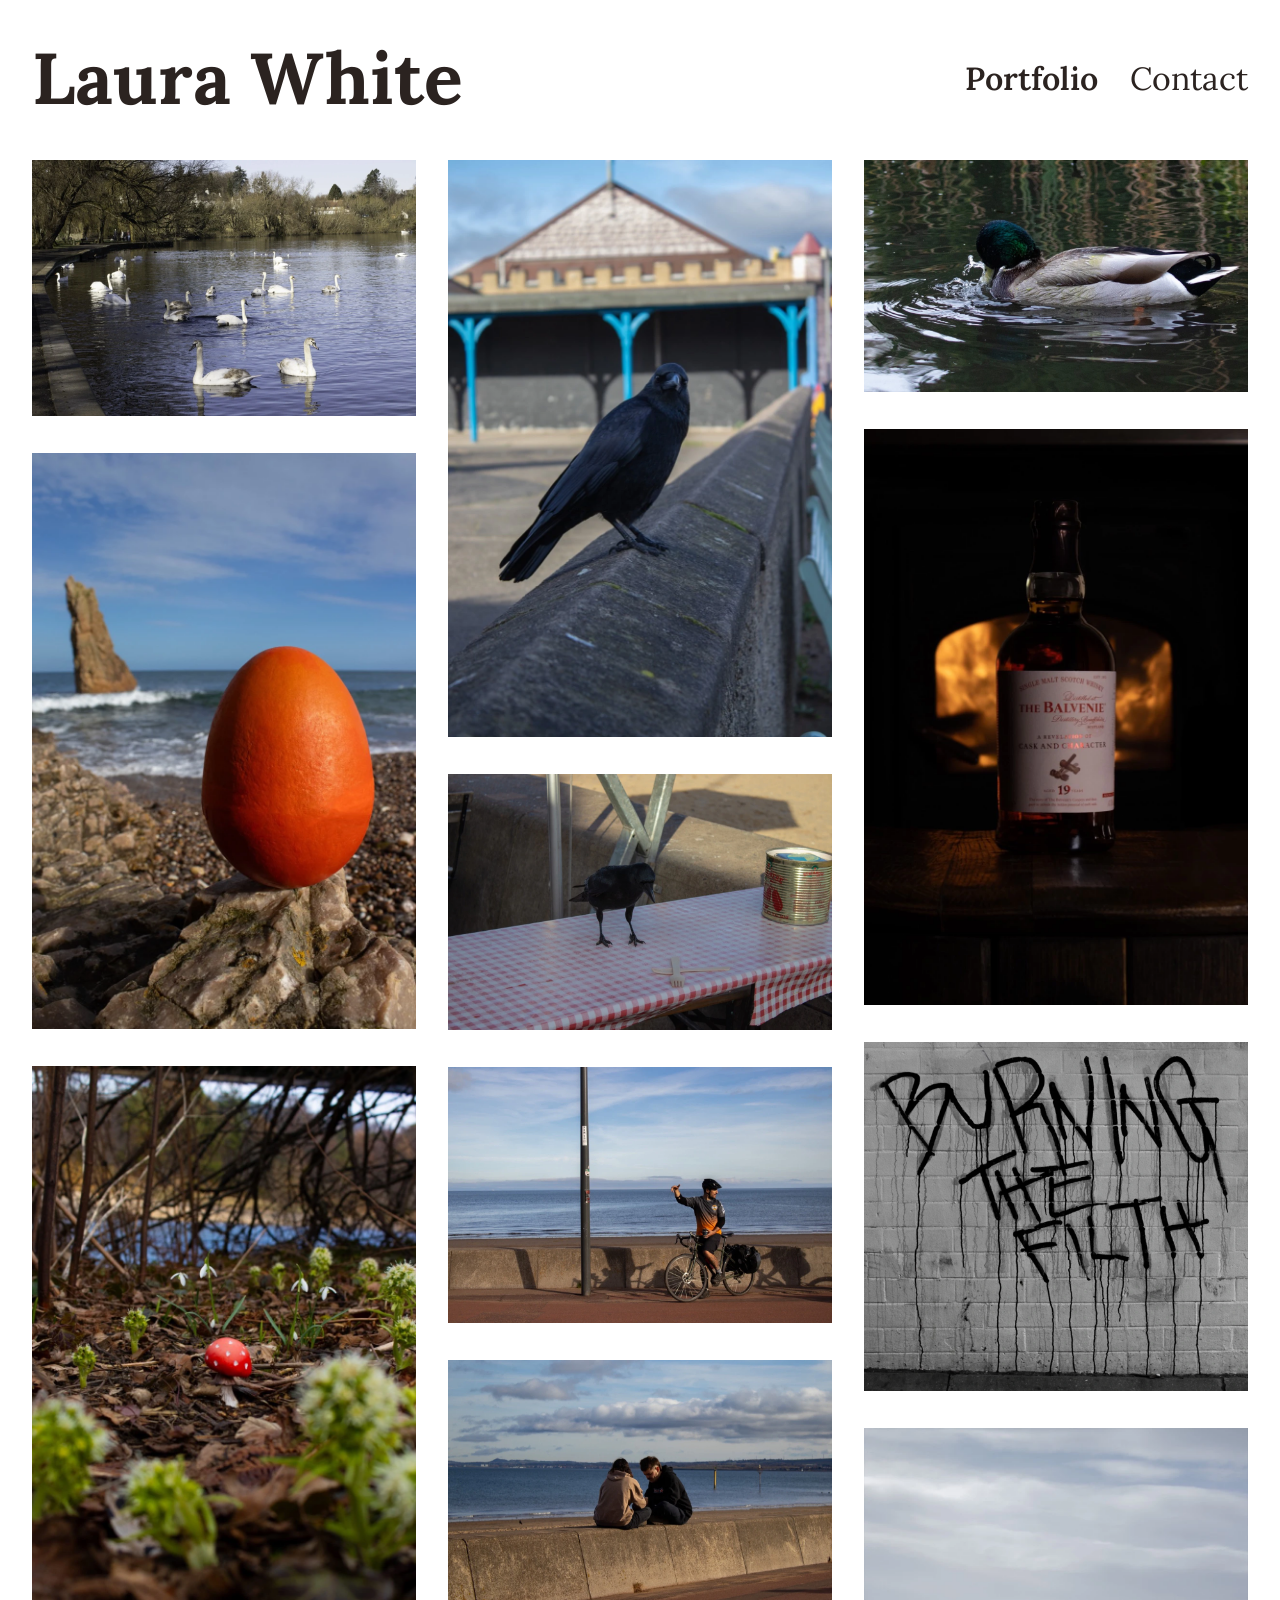
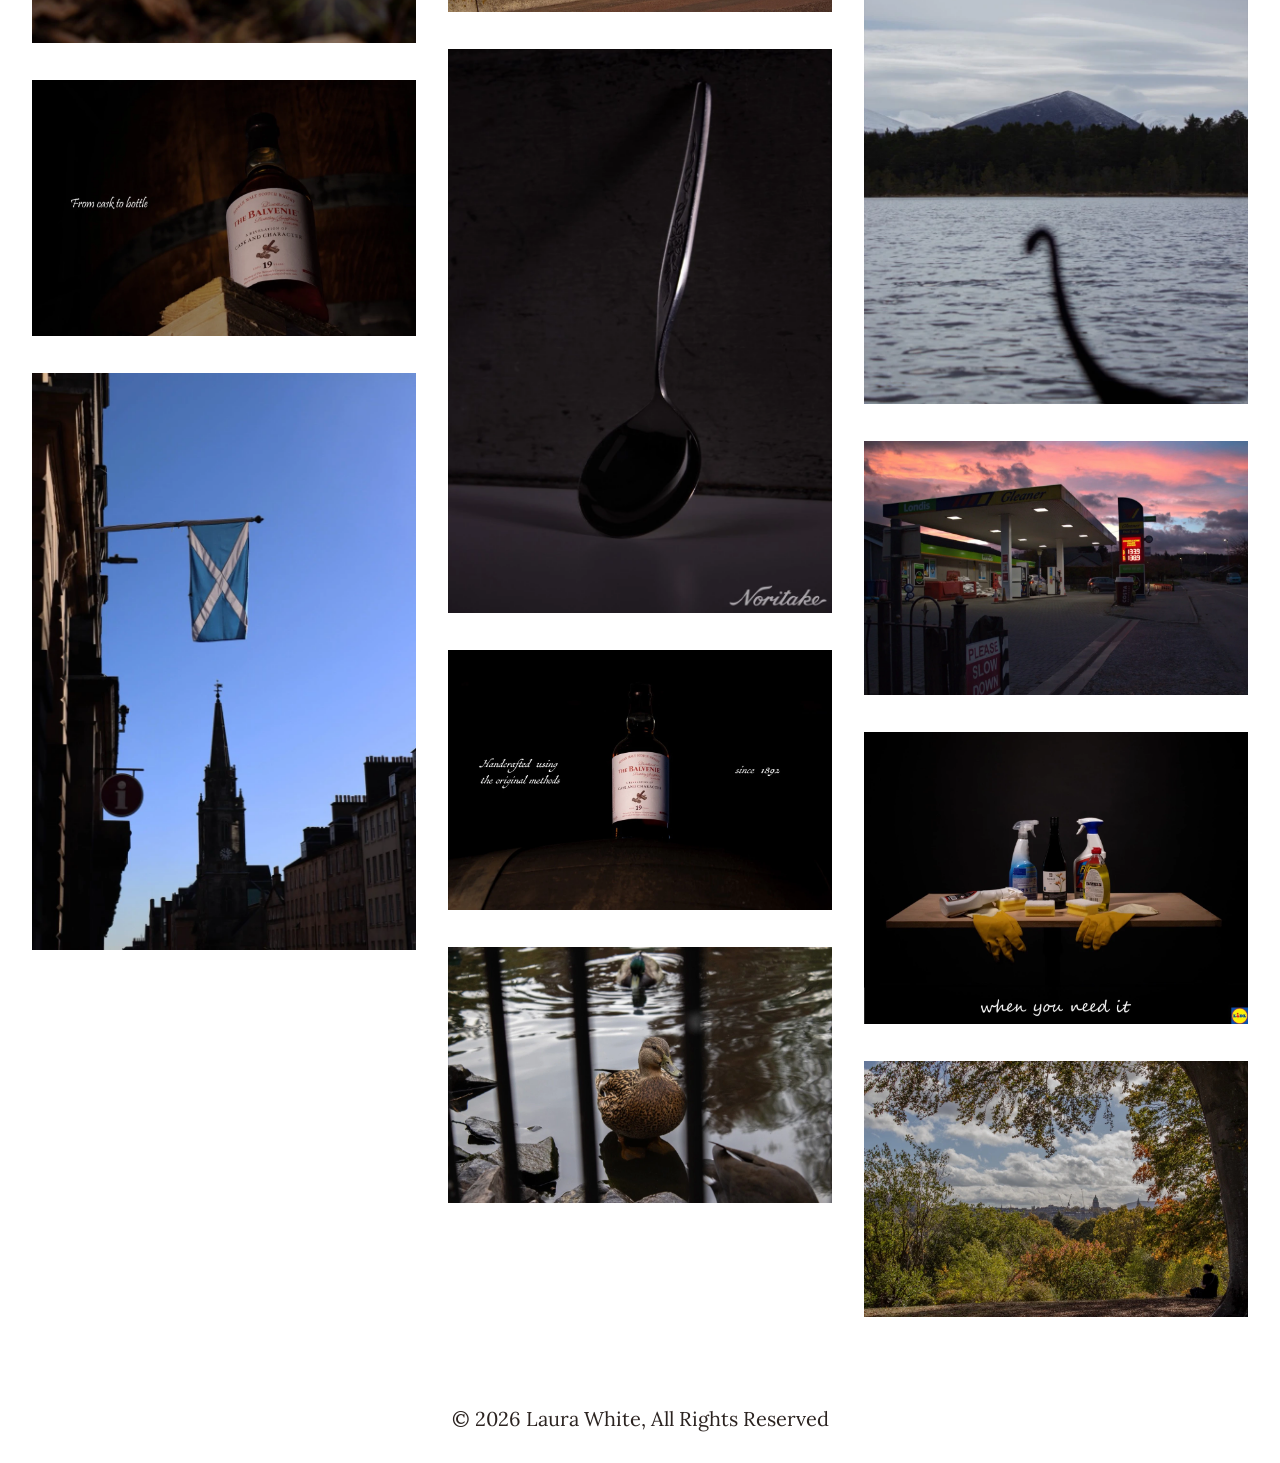
<file: pages/index.html>
<!doctype html>
<html lang="en">
  <head>
    <meta charset="UTF-8" />
    <meta name="viewport" content="width=device-width, initial-scale=1" />
    <title>Laura White | Portfolio</title>
    <link rel="icon" type="img/svg" href="assets/Laura flavicon.svg" />
    <!--open graph -->
    <meta property="og:site_name" content="Laura White | Portfolio" />
    <meta property="og:title" content="Laura White - Photographer" />
    <meta
      property="og:description"
      content="Portfolio of Laura White, a photographer from Moray, Scotland."
    />
    <meta property="og:url" content="https://laurawhite.photography/" />
    <meta property="og:type" content="website" />
    <link rel="stylesheet" href="assets/css/site.css" />
    <link rel="stylesheet" href="assets/css/footer.css" />
    <link rel="stylesheet" href="assets/css/header.css" />
    <script src="assets/js/site.js" defer></script>
  </head>
  <body>
    <header>
      <div class="navbar">
        <h1>Laura White</h1>
        <a
          class="toggle-button"
          role="button"
          aria-label="Navigation dropdown menu toggle button"
        >
          <span class="bar"></span>
          <span class="bar"></span>
          <span class="bar"></span>
        </a>
        <nav class="nav-bar">
          <hr class="navbar-divider" />
          <ul>
            <li><a id="portfolio" class="portfolio" href="/">Portfolio</a></li>
            <li><a class="contact" href="/contact">Contact</a></li>
          </ul>
        </nav>
      </div>
    </header>
    <main>
      <ul class="photo-grid">
        <li>
          <button class="grid-button">
            <img
              class="grid-image"
              src="assets/images/photo - 1.webp"
              alt="Swans at Linlithgow Loch"
            />
          </button>
          <dialog id="1" class="grid-dialog" closedby="any">
            <button class="dialog-close">&times;</button>
            <img
              class="grid-image"
              src="assets/images/photo - 1.webp"
              alt="Swans at Linlithgow Loch"
            />
            <p>Swans at Linlithgow Loch</p>
          </dialog>
        </li>
        <li>
          <button class="grid-button">
            <img
              class="grid-image"
              src="assets/images/photo - 2.webp"
              alt="The soul egg of the Scottish mermaid (Ceasg)"
            />
          </button>
          <dialog id="2" class="grid-dialog" closedby="any">
            <button class="dialog-close">&times;</button>
            <img
              class="grid-image"
              src="assets/images/photo - 2.webp"
              alt="The soul egg of the Scottish mermaid (Ceasg)"
            />
            <p>The soul egg of the Scottish mermaid (Ceasg)</p>
          </dialog>
        </li>
        <li>
          <button class="grid-button">
            <img
              class="grid-image"
              src="assets/images/photo - 3.webp"
              alt="Fairy circle with fairy house"
            />
          </button>
          <dialog id="3" class="grid-dialog" closedby="any">
            <button class="dialog-close">&times;</button>
            <img
              class="grid-image"
              src="assets/images/photo - 3.webp"
              alt="Fairy circle with fairy house"
            />
            <p>Fairy circle with fairy house</p>
          </dialog>
        </li>
        <li>
          <button class="grid-button">
            <img
              class="grid-image"
              src="assets/images/photo - 4.webp"
              alt="Advertising project: The Balvenie whisky 1"
            />
          </button>
          <dialog id="4" class="grid-dialog" closedby="any">
            <button class="dialog-close">&times;</button>
            <img
              class="grid-image"
              src="assets/images/photo - 4.webp"
              alt="Advertising project: The Balvenie whisky 1"
            />
            <p>Advertising project: The Balvenie whisky</p>
          </dialog>
        </li>
        <li>
          <button class="grid-button">
            <img
              class="grid-image"
              src="assets/images/photo - 5.webp"
              alt="Scottish flag in Edinburgh"
            />
          </button>
          <dialog id="5" class="grid-dialog" closedby="any">
            <button class="dialog-close">&times;</button>
            <img
              class="grid-image"
              src="assets/images/photo - 5.webp"
              alt="Scottish flag in Edinburgh"
            />
            <p>Scottish flag in Edinburgh</p>
          </dialog>
        </li>
        <li>
          <button class="grid-button">
            <img
              class="grid-image"
              src="assets/images/photo - 6.webp"
              alt="Street photograph of a crow"
            />
          </button>
          <dialog id="6" class="grid-dialog" closedby="any">
            <button class="dialog-close">&times;</button>
            <img
              class="grid-image"
              src="assets/images/photo - 6.webp"
              alt="Street photograph of a crow"
            />
            <p>Street photograph of a crow</p>
          </dialog>
        </li>
        <li>
          <button class="grid-button">
            <img
              class="grid-image"
              src="assets/images/photo - 7.webp"
              alt="Confused crow"
            />
          </button>
          <dialog id="7" class="grid-dialog" closedby="any">
            <button class="dialog-close">&times;</button>
            <img
              class="grid-image"
              src="assets/images/photo - 7.webp"
              alt="Confused crow"
            />
            <p>Confused crow</p>
          </dialog>
        </li>
        <li>
          <button class="grid-button">
            <img
              class="grid-image"
              src="assets/images/photo - 8.webp"
              alt="Street photograph of cyclist at Portobello beach"
            />
          </button>
          <dialog id="8" class="grid-dialog" closedby="any">
            <button class="dialog-close">&times;</button>
            <img
              class="grid-image"
              src="assets/images/photo - 8.webp"
              alt="Street photograph of cyclist at Portobello beach"
            />
            <p>Street photograph of cyclist at Portobello beach</p>
          </dialog>
        </li>
        <li>
          <button class="grid-button">
            <img
              class="grid-image"
              src="assets/images/photo - 9.webp"
              alt="Street photo of a pair of people at Portobello beach"
            />
          </button>
          <dialog id="9" class="grid-dialog" closedby="any">
            <button class="dialog-close">&times;</button>
            <img
              class="grid-image"
              src="assets/images/photo - 9.webp"
              alt="Street photo of a pair of people at Portobello beach"
            />
            <p>Street photo of a pair of people at Portobello beach</p>
          </dialog>
        </li>
        <li>
          <button class="grid-button">
            <img
              class="grid-image"
              src="assets/images/photo - 10.webp"
              alt="Advertising project: Decorative spoon"
            />
          </button>
          <dialog id="10" class="grid-dialog" closedby="any">
            <button class="dialog-close">&times;</button>
            <img
              class="grid-image"
              src="assets/images/photo - 10.webp"
              alt="Advertising project: Decorative spoon"
            />
            <p>Advertising project: Decorative spoon</p>
          </dialog>
        </li>
        <li>
          <button class="grid-button">
            <img
              class="grid-image"
              src="assets/images/photo - 11.webp"
              alt="Advertising project: The Balvenie whisky 2"
            />
          </button>
          <dialog id="11" class="grid-dialog" closedby="any">
            <button class="dialog-close">&times;</button>
            <img
              class="grid-image"
              src="assets/images/photo - 11.webp"
              alt="Advertising project: The Balvenie whisky 2"
            />
            <p>Advertising project: The Balvenie whisky</p>
          </dialog>
        </li>
        <li>
          <button class="grid-button">
            <img
              class="grid-image"
              src="assets/images/photo - 12.webp"
              alt="A duck in jail"
            />
          </button>
          <dialog id="12" class="grid-dialog" closedby="any">
            <button class="dialog-close">&times;</button>
            <img
              class="grid-image"
              src="assets/images/photo - 12.webp"
              alt="A duck in jail"
            />
            <p>A duck in jail</p>
          </dialog>
        </li>
        <li>
          <button class="grid-button">
            <img
              class="grid-image"
              src="assets/images/photo - 13.webp"
              alt="Water coming off a ducks beak"
            />
          </button>
          <dialog id="13" class="grid-dialog" closedby="any">
            <button class="dialog-close">&times;</button>
            <img
              class="grid-image"
              src="assets/images/photo - 13.webp"
              alt="Water coming off a ducks beak"
            />
            <p>Water coming off a ducks beak</p>
          </dialog>
        </li>
        <li>
          <button class="grid-button">
            <img class="grid-image" src="assets/images/photo - 15.webp" />
          </button>
          <dialog id="14" class="grid-dialog" closedby="any">
            <button class="dialog-close">&times;</button>
            <img class="grid-image" src="assets/images/photo - 15.webp" />
            <p>Advertising project: The Balvenie whisky</p>
          </dialog>
        </li>
        <li>
          <button class="grid-button">
            <img class="grid-image" src="assets/images/photo - 16.webp" />
          </button>
          <dialog id="15" class="grid-dialog" closedby="any">
            <button class="dialog-close">&times;</button>
            <img class="grid-image" src="assets/images/photo - 16.webp" />
            <p>Street photo of graffiti in Edinburgh</p>
          </dialog>
        </li>
        <li>
          <button class="grid-button">
            <img class="grid-image" src="assets/images/photo - 17.webp" />
          </button>
          <dialog id="16" class="grid-dialog" closedby="any">
            <button class="dialog-close">&times;</button>
            <img class="grid-image" src="assets/images/photo - 17.webp" />
            <p>The loch Ness monster</p>
          </dialog>
        </li>
        <li>
          <button class="grid-button">
            <img class="grid-image" src="assets/images/photo - 18.webp" />
          </button>
          <dialog id="17" class="grid-dialog" closedby="any">
            <button class="dialog-close">&times;</button>
            <img class="grid-image" src="assets/images/photo - 18.webp" />
            <p>Sunrise over Craigellachie Filling Station</p>
          </dialog>
        </li>
        <li>
          <button class="grid-button">
            <img class="grid-image" src="assets/images/photo - 19.webp" />
          </button>
          <dialog id="18" class="grid-dialog" closedby="any">
            <button class="dialog-close">&times;</button>
            <img class="grid-image" src="assets/images/photo - 19.webp" />
            <p>Advertising project: Lidl wine bottle</p>
          </dialog>
        </li>
        <li>
          <button class="grid-button">
            <img class="grid-image" src="assets/images/photo - 20.webp" />
          </button>
          <dialog id="19" class="grid-dialog" closedby="any">
            <button class="dialog-close">&times;</button>
            <img class="grid-image" src="assets/images/photo - 20.webp" />
            <p>Edinburgh from the Royal Botanical Gardens</p>
          </dialog>
        </li>
      </ul>
    </main>
    <footer>© 2026 Laura White, All Rights Reserved</footer>
    <script src="assets/js/nav-bar.js"></script>
  </body>
</html>
</file>
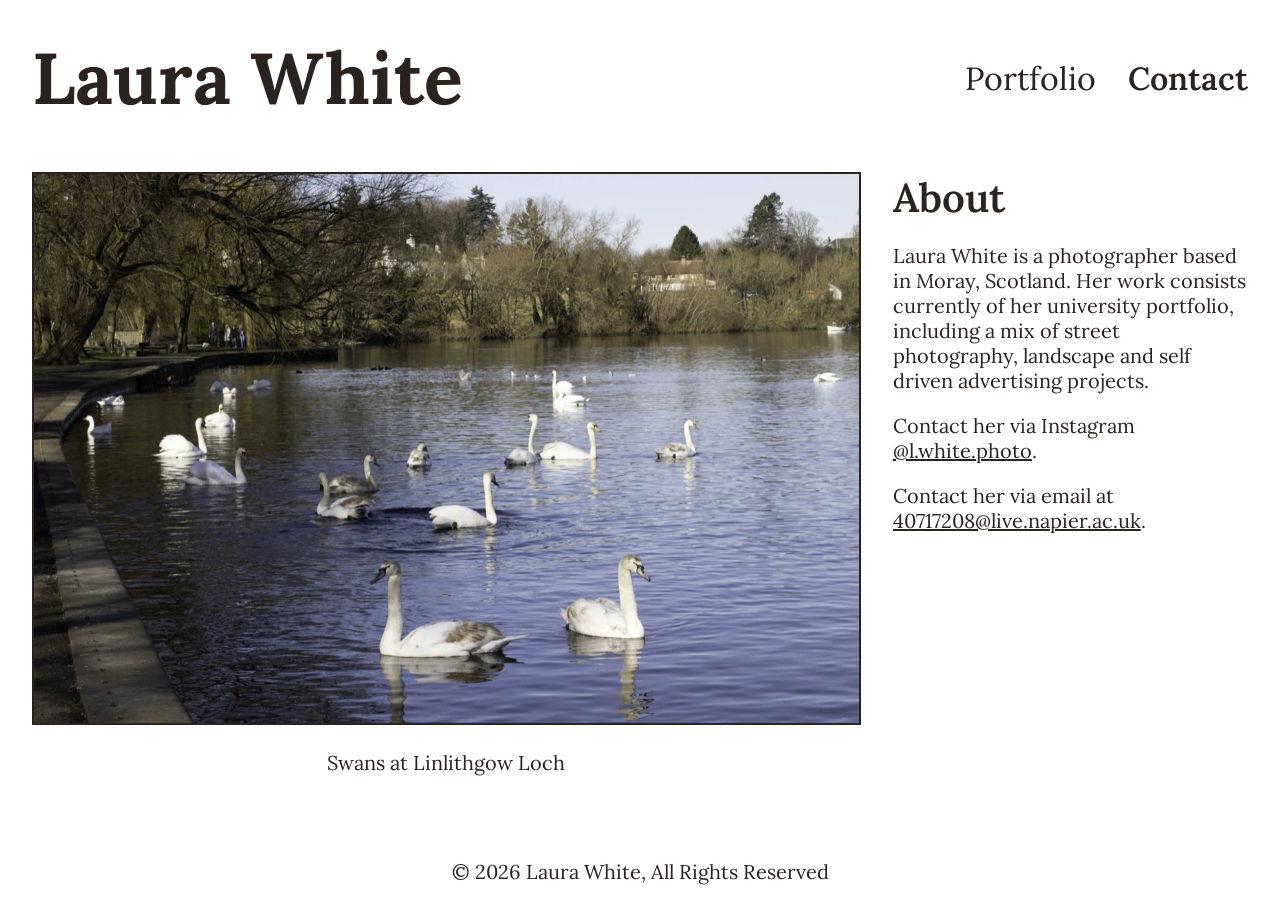
<file: pages/contact.html>
<!doctype html>
<html lang="en">
  <head>
    <meta charset="UTF-8" />
    <meta name="viewport" content="width=device-width, initial-scale=1" />
    <title>Laura White | Contact</title>
    <!--open graph -->
    <meta property="og:site_name" content="Laura White | Portfolio" />
    <meta property="og:title" content="Laura White - Photographer" />
    <meta property="og:description" content="Contact links for Laura White." />
    <meta property="og:url" content="https://laurawhite.photography/contact" />
    <meta property="og:type" content="website" />
    <link rel="stylesheet" href="assets/css/site.css" />
    <link rel="stylesheet" href="assets/css/contact.css" />
    <link rel="stylesheet" href="assets/css/footer.css" />
    <link rel="stylesheet" href="assets/css/header.css" />
  </head>
  <body>
    <header>
      <div class="navbar">
        <h1>Laura White</h1>
        <a
          class="toggle-button"
          role="button"
          aria-label="Navigation dropdown menu toggle button"
        >
          <span class="bar"></span>
          <span class="bar"></span>
          <span class="bar"></span>
        </a>
        <nav class="nav-bar">
          <ul>
            <li><a class="portfolio" href="/">Portfolio</a></li>
            <li><a id="contact" class="contact" href="/contact">Contact</a></li>
          </ul>
        </nav>
      </div>
    </header>
    <main>
      <div class="container">
        <div class="hero-image">
          <img
            src="assets/images/photo - 1.webp"
            alt="Swans at Linlithgow loch"
          />
          <p>Swans at Linlithgow Loch</p>
        </div>
        <div class="contact-info">
          <h1>About</h1>
          <p>
            Laura White is a photographer based in Moray, Scotland. Her work
            consists currently of her university portfolio, including a mix of
            street photography, landscape and self driven advertising projects.
          </p>
          <p>
            Contact her via Instagram
            <a
              href="https://www.instagram.com/l.white.photo"
              target="_blank"
              rel="noopener"
              >@l.white.photo</a
            >.
          </p>
          <p>
            Contact her via email at
            <a
              href="mailto:40717208@live.napier.ac.uk"
              target="_blank"
              rel="noopener"
              >40717208@live.napier.ac.uk</a
            >.
          </p>
        </div>
      </div>
    </main>
    <footer>© 2026 Laura White, All Rights Reserved</footer>
    <script src="assets/js/nav-bar.js"></script>
  </body>
</html>
</file>
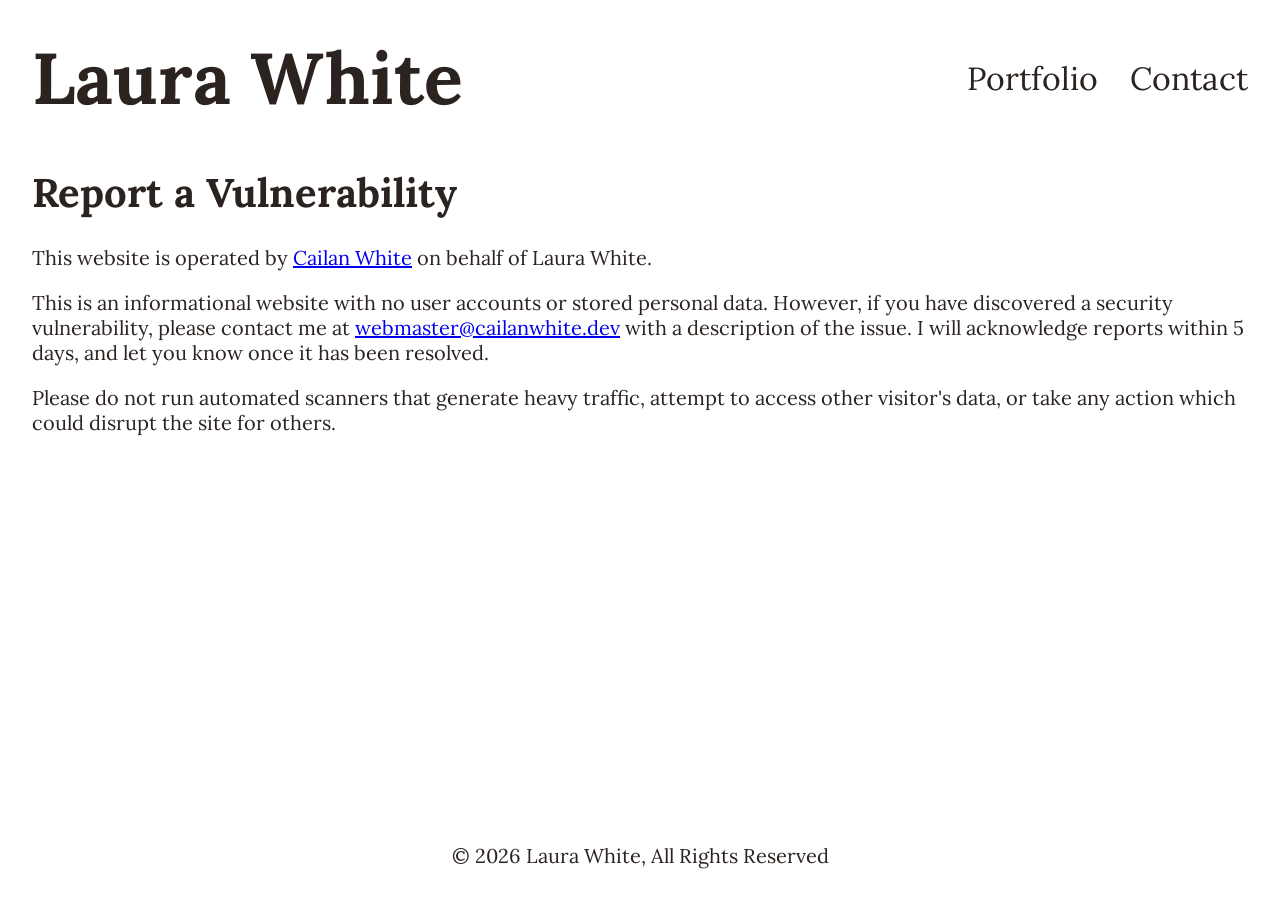
<file: pages/vulnerability-reporting.html>
<!doctype html>
<html lang="en">
  <head>
    <meta charset="UTF-8" />
    <meta name="viewport" content="width=device-width, initial-scale=1" />
    <title>Laura White | Vulnerability Reporting</title>
    <link rel="stylesheet" href="assets/css/site.css" />
    <link rel="stylesheet" href="assets/css/contact.css" />
    <link rel="stylesheet" href="assets/css/footer.css" />
    <link rel="stylesheet" href="assets/css/header.css" />
  </head>
  <body>
    <header>
      <div class="navbar">
        <h1>Laura White</h1>
        <a
          class="toggle-button"
          role="button"
          aria-label="Navigation dropdown menu toggle button"
        >
          <span class="bar"></span>
          <span class="bar"></span>
          <span class="bar"></span>
        </a>
        <nav class="nav-bar">
          <ul>
            <li><a class="portfolio" href="/">Portfolio</a></li>
            <li><a class="contact" href="/contact">Contact</a></li>
          </ul>
        </nav>
      </div>
    </header>
    <main style="padding: 2rem; padding-top: 0">
      <h1>Report a Vulnerability</h1>
      <p>
        This website is operated by
        <a href="https://cailanwhite.dev/">Cailan White</a> on behalf of Laura
        White.
      </p>
      <p>
        This is an informational website with no user accounts or stored
        personal data. However, if you have discovered a security vulnerability,
        please contact me at
        <a href="webmaster@cailanwhite.dev">webmaster<wbr />@cailanwhite.dev</a>
        with a description of the issue. I will acknowledge reports within 5
        days, and let you know once it has been resolved.
      </p>
      <p>
        Please do not run automated scanners that generate heavy traffic,
        attempt to access other visitor's data, or take any action which could
        disrupt the site for others.
      </p>
    </main>
    <footer>© 2026 Laura White, All Rights Reserved</footer>
    <script src="assets/js/nav-bar.js"></script>
  </body>
</html>
</file>
<file: pages/assets/css/site.css>
/* lora-regular - latin */
@font-face {
  font-display: swap;
  font-family: "Lora";
  font-style: normal;
  font-weight: 400;
  src: url("../fonts/lora-v37-latin-regular.woff2") format("woff2");
}

/* lora-600 - latin */
@font-face {
  font-display: swap;
  font-family: "Lora";
  font-style: normal;
  font-weight: 600;
  src: url("../fonts/lora-v37-latin-600.woff2") format("woff2");
}

/* lora-700 - latin */
@font-face {
  font-display: swap;
  font-family: "Lora";
  font-style: normal;
  font-weight: 700;
  src: url("../fonts/lora-v37-latin-700.woff2") format("woff2");
}

* {
  box-sizing: border-box;
}

html {
  height: 100%;
  background-color: #fff;
  scroll-behavior: smooth;
}

body {
  font-family: "Lora";
  margin: 0;
  font-size: 1.25rem;
  display: flex;
  min-height: 100vh;
  flex-direction: column;
  color: #2b2320;
}

main {
  flex: 1 0 auto;
  margin: 0 auto;
  max-width: 1800px;
}

.photo-grid {
  --frame: 2rem;
  columns: 3;
  margin-inline: auto;
  padding: var(--frame, 0.5rem);
  padding-top: 0;
  column-gap: var(--frame, 0.5rem);
  list-style: none;
  .grid-image {
    display: block;
    height: 100%;
    width: 100%;
    animation: fade-in 0.5s;
  }
  li {
    margin-bottom: var(--frame, 0.5rem);
  }
}

button {
  border: none;
  background-color: none;
  padding: 0;
  margin: 0;
}

button:hover {
  cursor: pointer;
}

:modal {
  padding: 3rem;
  padding-bottom: 1rem;
  padding-top: 5rem;
  border: 2px solid #2b2320;
  animation: fade-in 0.5s;
  user-select: none;
}

dialog img {
  max-height: 70vh;
}

dialog p {
  text-align: center;
  padding: 0.5rem;
}

::backdrop {
  backdrop-filter: blur(8px);
}

.dialog-close {
  vertical-align: middle;
  text-align: center;
  padding: 0.5rem 1rem;
  position: absolute;
  display: inline-block;
  top: 0;
  right: 0;
  font-size: 3rem;
  background: none;
  color: #2b2320;
}

.dialog-close:hover {
  font-weight: 600;
}

@keyframes fade-in {
  0% {
    opacity: 0;
  }
  100% {
    opacity: 1;
  }
}

@media (max-width: 768px) {
  .photo-grid {
    --frame: 1rem;
    columns: 1;
  }

  :modal {
    display: none;
  }
}
</file>
<file: pages/assets/css/footer.css>
footer {
  margin: 0 auto;
  padding: 2rem;
  font-size: 1.25rem;
  text-align: center;
}

@media (max-width: 768px) {
  footer {
    font-size: 1.25rem;
    padding-top: 0rem;
  }
}
</file>
<file: pages/assets/css/header.css>
header {
  position: sticky;
  z-index: 999;
  top: 0;
  background-color: #fff;
  user-select: none;
}

.navbar {
  margin: 0 auto;
  max-width: 1800px;
  display: flex;
  align-items: center;
  justify-content: space-between;
  padding: 2rem;
  padding-bottom: 1rem;
}

header h1 {
  margin: 0;
  display: flex;
  font-size: 4.5rem;
}

.toggle-button {
  position: absolute;
  right: 2rem;
  display: none;
  flex-direction: column;
  justify-content: space-between;
  align-items: center;
  width: 50px;
  height: 40px;
  z-index: 20;
}

.toggle-button .bar {
  height: 0.25rem;
  width: 100%;
  background-color: #2b2320;
  border-radius: 10px;
  transition:
    transform 0.3s ease,
    opacity 0.3s ease;
}

.toggle-button.active .bar:nth-child(1) {
  transform: translateY(18px) rotate(45deg);
}

.toggle-button.active .bar:nth-child(2) {
  opacity: 0;
}

.toggle-button.active .bar:nth-child(3) {
  transform: translateY(-18px) rotate(-45deg);
}

header nav ul {
  list-style: none;
  display: flex;
  gap: 2rem;
}

#portfolio,
#contact {
  font-weight: 600;
}

header nav ul li {
  font-size: 2rem;
}

header nav ul li a {
  text-decoration: none;
  color: #2b2320;
}

header nav ul li a:hover {
  text-decoration: underline;
}

.navbar-divider {
  display: none;
}

@media (max-width: 758px) {
  .nav-bar {
    position: absolute;
    margin: 0 auto;
    top: 100%;
    left: 0;
    right: 0;
    display: none;
    background-color: #fff;
    z-index: 15;
    height: auto;
  }
  .toggle-button {
    display: flex;
  }
  .nav-bar ul {
    flex-direction: column;
    padding: 0.25rem;
  }

  .nav-bar ul li {
    text-align: center;
    padding: 1rem;
    padding-top: 0.25rem;
  }

  .nav-bar.active {
    display: block;
  }

  .navbar-divider {
    max-width: 60vw;
    display: flex;
  }
}
</file>
<file: pages/assets/css/contact.css>
.container {
  margin: 0 auto;
  max-width: 1800px;
  padding: 2rem;
  display: flex;
  gap: 2rem;
}

.hero-image {
  flex: 70%;
}

.hero-image img {
  width: 100%;
  border: 2px solid #2b2320;
  animation: fade-in 0.5s;
}

.container h1 {
  margin: 0;
  font-weight: 600;
}

.hero-image p {
  text-align: center;
}

.contact-info {
  flex: 30%;
}

.contact-info a {
  text-decoration: underline;
  color: #2b2320;
}

.contact-info a:hover {
  text-decoration: none;
}

@media (max-width: 850px) {
  .container {
    padding: 1.5rem;
    flex-wrap: wrap-reverse;
    img {
      margin: 0 auto;
      max-width: 100%;
    }
    h1 {
      font-size: 1.75rem;
    }
  }
}
</file>
